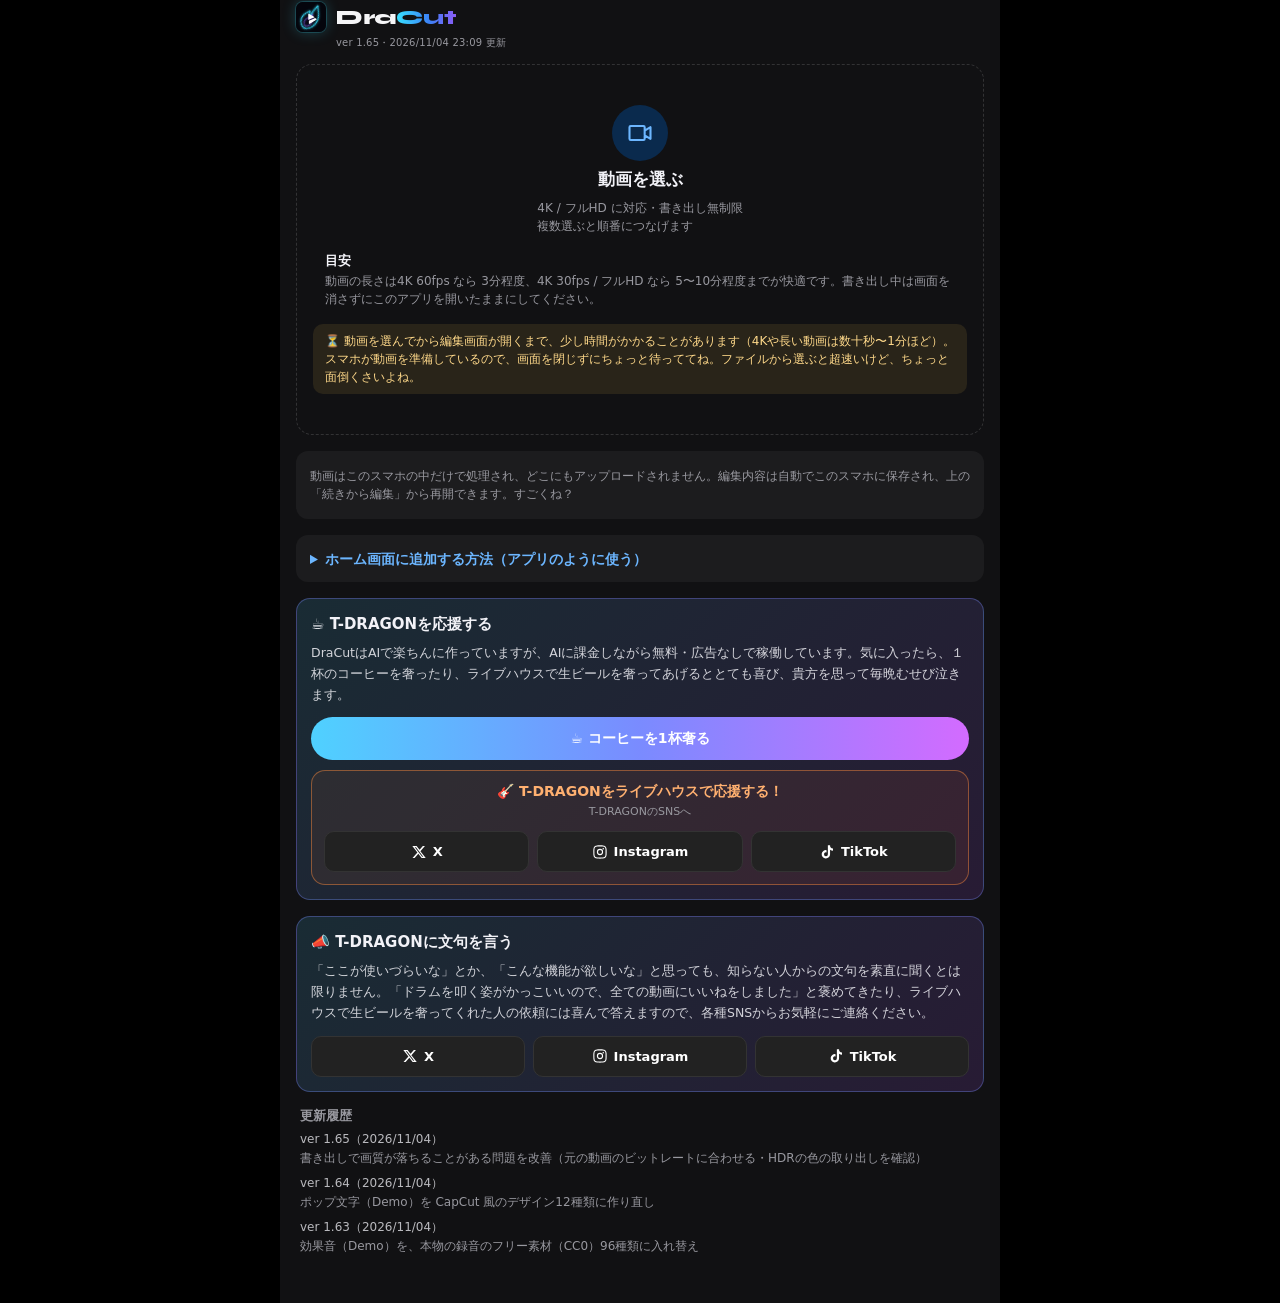
<file: index.html>
<!doctype html>
<html lang="ja">
<head>
<meta charset="utf-8">
<meta name="viewport" content="width=device-width, initial-scale=1, maximum-scale=1, viewport-fit=cover">
<meta name="apple-mobile-web-app-capable" content="yes">
<meta name="mobile-web-app-capable" content="yes">
<meta name="apple-mobile-web-app-title" content="DraCut">
<meta name="theme-color" content="#111113">
<link rel="manifest" href="manifest.webmanifest">
<link rel="apple-touch-icon" href="icon-180.png">
<link rel="icon" href="icon-192.png">
<link rel="preconnect" href="https://fonts.googleapis.com">
<link rel="preconnect" href="https://fonts.gstatic.com" crossorigin>
<title>DraCut</title>
<link rel="stylesheet" href="style.css?v=1.65">
<script src="js/version.js?v=1.65"></script>
<script>
// 新しい版が出ていたら開き直す。GitHub Pages の配信サーバーは index.html を10分ため置きするので、
// バージョンだけを毎回ちがう URL で確かめ、新しければ index.html もちがう URL（?r=版）で読み直す
(async () => {
  try {
    const u = new URL(location.href);
    if (u.searchParams.has('r')) { u.searchParams.delete('r'); history.replaceState(null, '', u.pathname + u.search + u.hash); }
    const res = await fetch('js/version.js?t=' + Date.now(), { cache: 'no-store' });
    const ver = ((await res.text()).match(/ver:\s*'([^']+)'/) || [])[1];
    const now = self.DRACUT_VERSION && self.DRACUT_VERSION.ver;
    if (!ver || !now || ver === now) return;
    // 同じ版への開き直しは1回だけ（うまくいかないときに繰り返さない）
    if (sessionStorage.getItem('dracut.reload') === ver) return;
    // 編集を始めていたら邪魔しない
    const ed = document.getElementById('editor');
    if (ed && !ed.hidden) return;
    sessionStorage.setItem('dracut.reload', ver);
    location.replace(location.pathname + '?r=' + encodeURIComponent(ver));
  } catch {}
})();
</script>
</head>
<body>
<main id="app">

  <!-- 最初の画面 -->
  <section id="start" class="screen">
    <header class="bar">
      <div class="logo-box">
      <h1 class="logo" aria-label="DraCut">
        <svg class="logo-mark" xmlns="http://www.w3.org/2000/svg" viewBox="0 0 512 512" aria-hidden="true">
  <defs>
    <clipPath id="lm-up"><polygon points="0,0 512,0 512,160.75 0,368.75"/></clipPath>
    <clipPath id="lm-lo"><polygon points="0,368.75 512,160.75 512,512 0,512"/></clipPath>
    <filter id="lm-glow" x="-50%" y="-50%" width="200%" height="200%"><feGaussianBlur stdDeviation="14" result="b"/><feMerge><feMergeNode in="b"/><feMergeNode in="SourceGraphic"/></feMerge></filter>
    <path id="lm-tri" d="M196 150 L196 362 L374 256 Z" fill="#fff" stroke="#fff" stroke-width="34" stroke-linejoin="round"/>
  </defs>
  <rect width="512" height="512" fill="#04050C"/>
  <g transform="rotate(32 256 256)" filter="url(#lm-glow)">
    <path d="M256 30 C300 110 392 170 382 300 C374 400 316 470 256 478 C192 474 130 420 128 330 C126 262 166 222 186 176 C198 228 222 250 244 256 C228 188 236 108 256 30 Z" fill="none" stroke="#38E1FF" stroke-width="16" stroke-linejoin="round"/>
    <path d="M256 200 C276 250 320 280 314 344 C310 400 286 430 256 434 C224 430 198 404 198 360 C198 318 222 300 232 272 C240 300 250 306 258 308 C250 270 250 236 256 200 Z" fill="none" stroke="#8B5CF6" stroke-width="10" opacity=".9"/>
  </g>
  <g transform="translate(262 286) scale(.62) translate(-256 -256)">
    <g transform="translate(-7 -13)"><use href="#lm-tri" clip-path="url(#lm-up)"/></g>
    <g transform="translate(9 15)"><use href="#lm-tri" clip-path="url(#lm-lo)"/></g>
  </g>
</svg>
        <span class="logo-t">Dra<b>Cut</b></span>
      </h1>
      <div class="ver" id="verInfo"></div>
      </div>
      <button class="pill" id="backToEdit" hidden>編集に戻る ›</button>
    </header>
    <label class="pick">
      <input type="file" id="file" accept="video/*,.mov,.mp4,.m4v" multiple hidden>
      <span class="pick-icon" aria-hidden="true">
        <svg viewBox="0 0 24 24"><path d="M4 6h11a1 1 0 0 1 1 1v10a1 1 0 0 1-1 1H4a1 1 0 0 1-1-1V7a1 1 0 0 1 1-1zm12 4 5-3v10l-5-3"/></svg>
      </span>
      <span class="pick-title">動画を選ぶ</span>
      <span class="muted">4K / フルHD に対応・書き出し無制限<br>複数選ぶと順番につなげます</span>
      <span class="pick-guide"><b>目安</b>動画の長さは4K 60fps なら 3分程度、4K 30fps / フルHD なら 5〜10分程度までが快適です。書き出し中は画面を消さずにこのアプリを開いたままにしてください。</span>
      <span class="pick-note">⏳ 動画を選んでから編集画面が開くまで、少し時間がかかることがあります（4Kや長い動画は数十秒〜1分ほど）。スマホが動画を準備しているので、画面を閉じずにちょっと待っててね。ファイルから選ぶと超速いけど、ちょっと面倒くさいよね。</span>
    </label>
    <div id="savedList" class="saved" hidden></div>
    <div class="note">
      <p class="muted">動画はこのスマホの中だけで処理され、どこにもアップロードされません。編集内容は自動でこのスマホに保存され、上の「続きから編集」から再開できます。すごくね？</p>
    </div>
    <details class="howto">
      <summary>ホーム画面に追加する方法（アプリのように使う）</summary>
      <div class="help">
        <p>ホーム画面に追加すると、アイコンから全画面で開けて、ネットがなくても使えるようになります。</p>
        <p class="howto-os"><b>iPhone・iPad（Safari）</b></p>
        <ol>
          <li>Safariでこのページを開く</li>
          <li>画面下（または上）の <b>共有ボタン</b>（四角から上向きの矢印 <span class="share-ico" aria-hidden="true"><svg viewBox="0 0 24 24"><path d="M12 3v12M8 7l4-4 4 4M6 11H5a1 1 0 0 0-1 1v8a1 1 0 0 0 1 1h14a1 1 0 0 0 1-1v-8a1 1 0 0 0-1-1h-1"/></svg></span>）をタップ<br><span class="muted">共有ボタンが見えないときは、アドレスバーの「…」から「共有」を選びます</span></li>
          <li>メニューを下にスクロールして <b>「ホーム画面に追加」</b> をタップ</li>
          <li>名前が「DraCut」になっていることを確認して、右上の <b>「追加」</b></li>
        </ol>
        <p class="howto-os"><b>Android（Chrome）</b></p>
        <ol>
          <li>Chromeでこのページを開く</li>
          <li>右上の <b>「︙」</b>（メニュー）をタップ</li>
          <li><b>「ホーム画面に追加」</b> または <b>「アプリをインストール」</b> をタップ</li>
          <li><b>「インストール」</b>（または「追加」）をタップ</li>
        </ol>
        <p class="muted">iPhoneでは、ホーム画面のアイコンを削除しても、保存した編集やスタンプは消えません。<br>※ Androidでの動作は確認していません。読み上げのショートカットと「貼り付け」はiPhone専用の機能です。</p>
      </div>
    </details>
    <!-- 応援 -->
    <div class="sup-card">
      <div class="sup-t">☕ T-DRAGONを応援する</div>
      <p class="sup-d">DraCutはAIで楽ちんに作っていますが、AIに課金しながら無料・広告なしで稼働しています。気に入ったら、１杯のコーヒーを奢ったり、ライブハウスで生ビールを奢ってあげるととても喜び、貴方を思って毎晩むせび泣きます。</p>
      <a class="sup-btn" href="https://buymeacoffee.com/tdragon" target="_blank" rel="noopener">☕ コーヒーを1杯奢る</a>
      <div class="live">
        <div class="live-m">🎸 T-DRAGONをライブハウスで応援する！</div>
        <div class="live-s">T-DRAGONのSNSへ</div>
        <div class="sns">
          <a href="https://x.com/ELT_ogipei" target="_blank" rel="noopener"><svg viewBox="0 0 24 24" aria-hidden="true"><path d="M17.8 3h3.1l-6.8 7.7 8 10.3h-6.2l-4.9-6.3L5.4 21H2.3l7.3-8.3L2 3h6.4l4.4 5.8zM16.7 19.2h1.7L7.4 4.7H5.6z"/></svg>X</a>
          <a href="https://www.instagram.com/tdragonelt" target="_blank" rel="noopener"><svg viewBox="0 0 24 24" aria-hidden="true"><path d="M12 7.3A4.7 4.7 0 1 0 12 16.7 4.7 4.7 0 0 0 12 7.3zm0 7.7a3 3 0 1 1 0-6 3 3 0 0 1 0 6zm6-7.9a1.1 1.1 0 1 1-2.2 0 1.1 1.1 0 0 1 2.2 0zM12 3.6c2.7 0 3 0 4.1.1 2.7.1 4 1.4 4.1 4.1.1 1.1.1 1.4.1 4.1s0 3-.1 4.1c-.1 2.7-1.4 4-4.1 4.1-1.1.1-1.4.1-4.1.1s-3 0-4.1-.1c-2.7-.1-4-1.4-4.1-4.1C3.7 15 3.6 14.7 3.6 12s0-3 .1-4.1C3.8 5.2 5.1 3.9 7.9 3.8 9 3.7 9.3 3.6 12 3.6zM12 2c-2.7 0-3.1 0-4.1.1C4.2 2.2 2.2 4.2 2.1 7.9 2 8.9 2 9.3 2 12s0 3.1.1 4.1c.2 3.7 2.2 5.7 5.8 5.8 1 .1 1.4.1 4.1.1s3.1 0 4.1-.1c3.7-.2 5.7-2.2 5.8-5.8.1-1 .1-1.4.1-4.1s0-3.1-.1-4.1c-.2-3.7-2.2-5.7-5.8-5.8C15.1 2 14.7 2 12 2z"/></svg>Instagram</a>
          <a href="https://www.tiktok.com/@tdragonelt" target="_blank" rel="noopener"><svg viewBox="0 0 24 24" aria-hidden="true"><path d="M16.6 2h-3.3v13.4a2.9 2.9 0 1 1-2-2.8V9.2a6.3 6.3 0 1 0 5.3 6.2V8.6a7.6 7.6 0 0 0 4.4 1.4V6.7a4.4 4.4 0 0 1-4.4-4.7z"/></svg>TikTok</a>
        </div>
      </div>
    </div>
    <!-- 要望・不具合の連絡 -->
    <div class="sup-card">
      <div class="sup-t">📣 T-DRAGONに文句を言う</div>
      <p class="sup-d">「ここが使いづらいな」とか、「こんな機能が欲しいな」と思っても、知らない人からの文句を素直に聞くとは限りません。「ドラムを叩く姿がかっこいいので、全ての動画にいいねをしました」と褒めてきたり、ライブハウスで生ビールを奢ってくれた人の依頼には喜んで答えますので、各種SNSからお気軽にご連絡ください。</p>
      <div class="sns">
        <a href="https://x.com/ELT_ogipei" target="_blank" rel="noopener"><svg viewBox="0 0 24 24" aria-hidden="true"><path d="M17.8 3h3.1l-6.8 7.7 8 10.3h-6.2l-4.9-6.3L5.4 21H2.3l7.3-8.3L2 3h6.4l4.4 5.8zM16.7 19.2h1.7L7.4 4.7H5.6z"/></svg>X</a>
        <a href="https://www.instagram.com/tdragonelt" target="_blank" rel="noopener"><svg viewBox="0 0 24 24" aria-hidden="true"><path d="M12 7.3A4.7 4.7 0 1 0 12 16.7 4.7 4.7 0 0 0 12 7.3zm0 7.7a3 3 0 1 1 0-6 3 3 0 0 1 0 6zm6-7.9a1.1 1.1 0 1 1-2.2 0 1.1 1.1 0 0 1 2.2 0zM12 3.6c2.7 0 3 0 4.1.1 2.7.1 4 1.4 4.1 4.1.1 1.1.1 1.4.1 4.1s0 3-.1 4.1c-.1 2.7-1.4 4-4.1 4.1-1.1.1-1.4.1-4.1.1s-3 0-4.1-.1c-2.7-.1-4-1.4-4.1-4.1C3.7 15 3.6 14.7 3.6 12s0-3 .1-4.1C3.8 5.2 5.1 3.9 7.9 3.8 9 3.7 9.3 3.6 12 3.6zM12 2c-2.7 0-3.1 0-4.1.1C4.2 2.2 2.2 4.2 2.1 7.9 2 8.9 2 9.3 2 12s0 3.1.1 4.1c.2 3.7 2.2 5.7 5.8 5.8 1 .1 1.4.1 4.1.1s3.1 0 4.1-.1c3.7-.2 5.7-2.2 5.8-5.8.1-1 .1-1.4.1-4.1s0-3.1-.1-4.1c-.2-3.7-2.2-5.7-5.8-5.8C15.1 2 14.7 2 12 2z"/></svg>Instagram</a>
        <a href="https://www.tiktok.com/@tdragonelt" target="_blank" rel="noopener"><svg viewBox="0 0 24 24" aria-hidden="true"><path d="M16.6 2h-3.3v13.4a2.9 2.9 0 1 1-2-2.8V9.2a6.3 6.3 0 1 0 5.3 6.2V8.6a7.6 7.6 0 0 0 4.4 1.4V6.7a4.4 4.4 0 0 1-4.4-4.7z"/></svg>TikTok</a>
      </div>
    </div>
    <div class="history">
      <p class="history-title">更新履歴</p>
      <ul id="historyList"></ul>
    </div>
  </section>

  <!-- 読み込み中 -->
  <section id="loading" class="screen" hidden>
    <div class="center">
      <div class="spinner" aria-hidden="true"></div>
      <p id="loadMsg">読み込み中…</p>
    </div>
  </section>

  <!-- 編集画面 -->
  <section id="editor" hidden>
    <header class="ebar">
      <button class="icon-btn" id="homeBtn" aria-label="ホーム（新しい動画・保存した編集）">
        <svg viewBox="0 0 24 24"><path d="M3 10.5 12 3l9 7.5M5.5 8.5V20a1 1 0 0 0 1 1H10v-6h4v6h3.5a1 1 0 0 0 1-1V8.5"/></svg>
      </button>
      <button class="icon-btn" id="undo" aria-label="元に戻す"><svg viewBox="0 0 24 24"><path d="M9 14 4 9l5-5M4 9h10.5a5.5 5.5 0 0 1 0 11H11"/></svg></button>
      <button class="icon-btn" id="redo" aria-label="やり直す"><svg viewBox="0 0 24 24"><path d="m15 14 5-5-5-5M20 9H9.5a5.5 5.5 0 0 0 0 11H13"/></svg></button>
      <div class="ebar-info"><button class="q-badge" id="qBadge" hidden></button><span id="resInfo"></span></div>
      <div class="qtip" id="qTip" hidden></div>
      <button class="pill" id="exportBtn">書き出し</button>
    </header>

    <div class="stage" id="stage">
            <canvas id="preview"></canvas>
    </div>

    <div class="transport">
      <span class="time"><span id="tCur">0:00.0</span> / <span id="tDur">0:00.0</span></span>
      <button class="play" id="play" aria-label="再生"><svg id="playIcon" viewBox="0 0 24 24"><path d="M8 5v14l11-7z"/></svg></button>
      <span class="zoom">
        <button class="icon-btn sm" id="zoomOut" aria-label="縮小"><svg viewBox="0 0 24 24"><path d="M5 12h14"/></svg></button>
        <button class="icon-btn sm" id="zoomIn" aria-label="拡大"><svg viewBox="0 0 24 24"><path d="M12 5v14M5 12h14"/></svg></button>
      </span>
    </div>

    <div class="lower" id="lower">
      <div id="tlArea" class="tl-area">
        <div class="tl" id="tl"><div class="tl-inner" id="tlInner"></div></div>
        <div class="playhead" aria-hidden="true"></div>
      </div>
      <div class="ctxbar" id="ctxbar" hidden></div>
      <nav class="tools" id="tools">
        <button data-tool="addvideo"><svg viewBox="0 0 24 24"><rect x="2" y="5" width="14" height="14" rx="2"/><path d="M19 8v8M15 12h8"/></svg>動画追加</button>
        <button data-tool="ratio"><svg viewBox="0 0 24 24"><rect x="3" y="6" width="18" height="12" rx="2"/><rect x="8" y="3" width="8" height="18" rx="2" stroke-dasharray="2 2"/></svg>比率</button>
        <button data-tool="text"><svg viewBox="0 0 24 24"><path d="M5 6V4h14v2M12 4v16M9 20h6"/></svg>テキスト</button>
        <button data-tool="music"><svg viewBox="0 0 24 24"><path d="M9 18V5l11-2v13"/><circle cx="6" cy="18" r="3"/><circle cx="17" cy="16" r="3"/></svg>音楽</button>
        <button data-tool="stamps"><svg viewBox="0 0 24 24"><path d="M15 3H6a3 3 0 0 0-3 3v12a3 3 0 0 0 3 3h9l6-6V6a3 3 0 0 0-3-3h-3"/><path d="M15 21v-3a3 3 0 0 1 3-3h3"/><circle cx="9" cy="10" r="1"/><circle cx="14" cy="10" r="1"/><path d="M8.5 14a4 4 0 0 0 6 0"/></svg>スタンプ</button>
        <button data-tool="overlay"><svg viewBox="0 0 24 24"><rect x="3" y="3" width="13" height="13" rx="2"/><rect x="8" y="8" width="13" height="13" rx="2"/></svg>重ねる</button>
        <button data-tool="color"><svg viewBox="0 0 24 24"><circle cx="12" cy="12" r="9"/><path d="M12 3a9 9 0 0 0 0 18z" fill="currentColor"/></svg>フィルター</button>
        <button data-tool="effect"><svg viewBox="0 0 24 24"><path d="M12 3v3M12 18v3M3 12h3M18 12h3M5.6 5.6l2.1 2.1M16.3 16.3l2.1 2.1M5.6 18.4l2.1-2.1M16.3 7.7l2.1-2.1"/></svg>エフェクト</button>
        <button data-tool="crop"><svg viewBox="0 0 24 24"><path d="M6 2v14a2 2 0 0 0 2 2h14M2 6h14a2 2 0 0 1 2 2v14"/></svg>切り抜き</button>
        <button data-tool="speed"><svg viewBox="0 0 24 24"><path d="M12 14l4-4"/><path d="M3.3 17a9 9 0 1 1 17.4 0"/></svg>速度</button>
        <button data-tool="audio"><svg viewBox="0 0 24 24"><path d="M4 21v-7M4 10V3M12 21v-9M12 8V3M20 21v-5M20 12V3M1 14h6M9 8h6M17 16h6"/></svg>音声補正</button>
        <button data-tool="volume"><svg viewBox="0 0 24 24"><path d="M11 5 6 9H2v6h4l5 4zM15.5 8.5a5 5 0 0 1 0 7M19 5a10 10 0 0 1 0 14"/></svg>音量</button>
        <button data-tool="lite"><svg viewBox="0 0 24 24"><path d="M13 2 4 14h7l-1 8 9-12h-7z"/></svg>軽量化（Demo）</button>
        <button data-tool="tts"><svg viewBox="0 0 24 24"><path d="M4 10v4M8 7v10M12 4v16M16 8v8M20 11v2"/></svg>読み上げ（Demo）</button>
        <button data-tool="sfx"><svg viewBox="0 0 24 24"><path d="M12 3v3M12 18v3M5 12H2M22 12h-3M6.3 6.3 4.2 4.2M19.8 19.8l-2.1-2.1M6.3 17.7l-2.1 2.1M19.8 4.2l-2.1 2.1"/><circle cx="12" cy="12" r="3"/></svg>効果音（Demo）</button>
        <button data-tool="pop"><svg viewBox="0 0 24 24"><path d="M4 19 9 5l5 14M6 14h6M15 9c1.5-2 5-2 5 1s-5 3-5 6 3.5 3 5 1"/></svg>ポップ文字（Demo）</button>
      </nav>
      <div class="panel" id="panel" hidden>
        <div class="panel-head">
          <span class="panel-title" id="panelTitle"></span>
          <button class="done" id="panelDone">完了</button>
        </div>
        <div class="panel-body" id="panelBody"></div>
      </div>
    </div>
    <input type="file" id="audioFile" accept="audio/*,video/*,.mp3,.m4a,.wav,.aac,.caf,.aiff" hidden>
    <input type="file" id="addVideo" accept="video/*,.mov,.mp4,.m4v" multiple hidden>
    <input type="file" id="stampFile" accept="image/*,.png,.jpg,.jpeg,.webp,.gif,.heic" multiple hidden>
    <input type="file" id="ovFile" accept="image/*,video/*,.mov,.mp4,.m4v,.heic,.png,.jpg,.jpeg,.webp,.gif" hidden>
    <input type="file" id="ttsFile" accept="audio/*,.m4a,.wav,.aiff,.caf,.mp3" hidden>
  </section>

  <!-- 書き出し -->
  <div id="sheet" class="sheet" hidden>
    <div class="sheet-card">
      <div id="expSettings">
        <div class="sheet-title">書き出し設定</div>
        <div id="expOptions"></div>
        <p class="lbl" id="expEstimate"></p>
        <button class="primary" id="expStart">書き出す</button>
        <button class="wide" id="expCancel">キャンセル</button>
      </div>
      <div id="expRun" hidden>
        <div class="sheet-title" id="runTitle">書き出し中…</div>
        <!-- 書き出し中のアニメーション: 右から流れてくる果物を竜が食べていく（CSSだけで動くので書き出しの処理が重くても止まりにくい） -->
        <div class="eat-lane" aria-hidden="true">
          <span class="eat-dragon">🐉</span>
          <div class="eat-belt"><div class="eat-strip"><span>🍎</span><span>🍊</span><span>🍌</span><span>🍇</span><span>🍓</span><span>🍉</span><span>🍑</span><span>🍒</span><span>🍍</span><span>🥝</span><span>🍋</span><span>🍐</span><span>🍏</span><span>🫐</span><span>🥭</span><span>🍈</span><span>🥥</span><span>🍎</span><span>🍊</span><span>🍌</span><span>🍇</span><span>🍓</span><span>🍉</span><span>🍑</span><span>🍒</span><span>🍍</span><span>🥝</span><span>🍋</span><span>🍐</span><span>🍏</span><span>🫐</span><span>🥭</span><span>🍈</span><span>🥥</span></div></div>
        </div>
        <div class="run-head"><span id="runPct">全体 0%</span><span id="runEta" class="lbl"></span></div>
        <div class="progress"><div id="prog"></div></div>
        <div id="runSteps" class="steps"></div>
        <p class="lbl" id="runMsg"></p>
        <button class="wide" id="expAbort">中止</button>
      </div>
      <div id="expDone" hidden>
        <div class="sheet-title">完成しました</div>
        <video id="resultVideo" playsinline controls></video>
        <p class="lbl" id="doneMsg"></p>
        <p class="done-warn" id="doneWarn" hidden></p>
        <div id="doneList"></div>
        <button class="primary" id="share">写真に保存 / 共有</button>
        <a class="btn wide" id="download">ファイルとして保存</a>
        <button class="wide" id="closeSheet">閉じる</button>
        <p class="sup-line">役に立ったら <a href="https://buymeacoffee.com/tdragon" target="_blank" rel="noopener">☕ T-DRAGON を応援</a></p>
      </div>
    </div>
  </div>

  <!-- 写真ライブラリから選んだあと、スマホが動画を準備している間の案内 -->
  <div id="pickWait" class="pick-wait" hidden>
    <div class="pw-row">
      <div class="spinner sm" id="pwSpin" aria-hidden="true"></div>
      <div class="pw-text">
        <div id="pwTitle"></div>
        <div class="lbl" id="pwSub"></div>
      </div>
      <button class="icon-btn sm" id="pwClose" aria-label="閉じる"><svg viewBox="0 0 24 24"><path d="M6 6l12 12M18 6 6 18"/></svg></button>
    </div>
  </div>
  <div id="toast" class="toast" hidden></div>
</main>
<script src="js/dsp.js?v=1.65"></script>
<!-- 更新のたびに ?v= を変えて、配信サーバーの一時保存（10分）で新旧のファイルが混ざらないようにする -->
<script type="importmap">{"imports": {
  "./js/audio.js": "./js/audio.js?v=1.65", "./js/compose.js": "./js/compose.js?v=1.65", "./js/cutout.js": "./js/cutout.js?v=1.65",
  "./js/fonts.js": "./js/fonts.js?v=1.65", "./js/gl.js": "./js/gl.js?v=1.65", "./js/media.js": "./js/media.js?v=1.65",
  "./js/project.js": "./js/project.js?v=1.65", "./js/render.js": "./js/render.js?v=1.65", "./js/store.js": "./js/store.js?v=1.65",
  "./js/sfx-list.js": "./js/sfx-list.js?v=1.65", "./js/poptext.js": "./js/poptext.js?v=1.65", "./js/sfx.js": "./js/sfx.js?v=1.65",
  "./js/vendor/mediabunny.min.mjs": "./js/vendor/mediabunny.min.mjs?v=1.65"
}}</script>
<script type="module" src="js/app.js?v=1.65"></script>
</body>
</html>
</file>
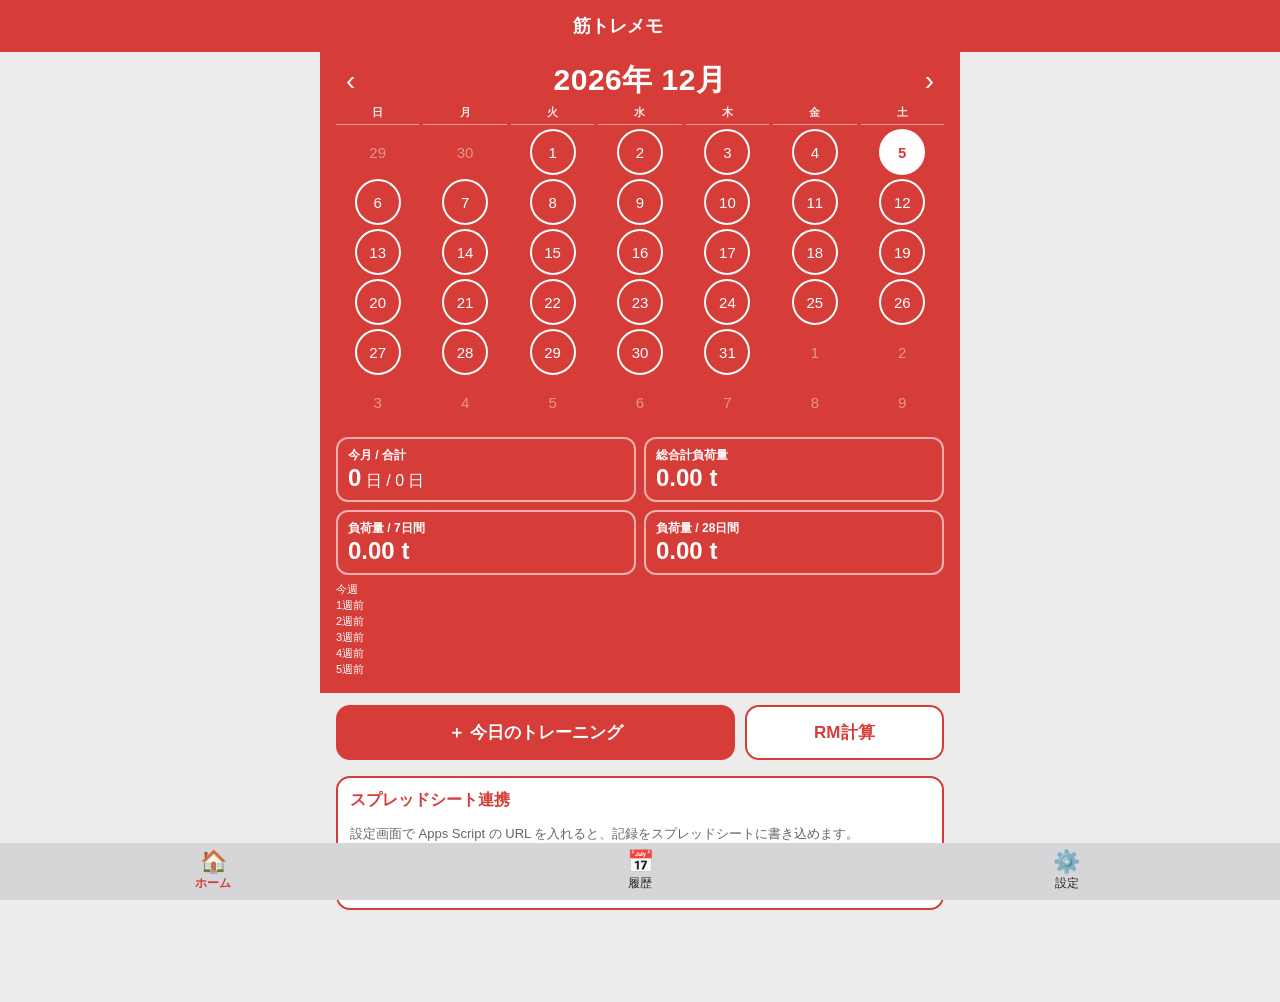
<file: kintore/index.html>
<!doctype html>
<html lang="ja">
<head>
<meta charset="utf-8">
<meta name="viewport" content="width=device-width, initial-scale=1, maximum-scale=1, viewport-fit=cover">
<meta name="apple-mobile-web-app-capable" content="yes">
<meta name="mobile-web-app-capable" content="yes">
<meta name="apple-mobile-web-app-title" content="筋トレメモ">
<meta name="theme-color" content="#d63c38">
<link rel="manifest" href="manifest.webmanifest">
<link rel="apple-touch-icon" href="icon-180.png">
<link rel="icon" href="icon-192.png">
<title>筋トレメモ</title>
<link rel="stylesheet" href="style.css?v=2">
</head>
<body>
<header id="top">
  <button id="backBtn" class="hbtn" hidden aria-label="戻る">‹</button>
  <h1 id="title">筋トレメモ</h1>
  <span class="hbtn ghost"></span>
</header>
<main id="main"></main>
<nav id="tabs">
  <a href="#/" data-tab="home"><span>🏠</span>ホーム</a>
  <a href="#/history" data-tab="history"><span>📅</span>履歴</a>
  <a href="#/settings" data-tab="settings"><span>⚙️</span>設定</a>
</nav>
<div id="toast" hidden></div>
<dialog id="dlg"></dialog>
<script src="app.js?v=2"></script>
</body>
</html>
</file>
<file: style.css>
:root {
  --bg: #000; --card: #111113; --card2: #1c1c1e; --text: #f2f2f7; --muted: #98989f; --hair: rgba(255,255,255,.14);
  --accent: #0a84ff; --accent-bg: #0a2a4d; --accent-text: #6cb6ff; --warn: #ffcf66; --danger: #ff6b6b;
  --c-video: #2c3e50; --c-text: #b8860b; --c-audio: #1e7a4f; --c-tts: #2d6a9f; --c-effect: #7b3fa0;
  --radius: 10px;
}
* { box-sizing: border-box; -webkit-tap-highlight-color: transparent; }
html, body { margin: 0; background: var(--bg); color: var(--text); overscroll-behavior: none;
  font: 15px/1.5 -apple-system, BlinkMacSystemFont, "Hiragino Sans", system-ui, sans-serif; }
#app { max-width: 720px; margin: 0 auto; }
[hidden] { display: none !important; }
.screen { background: var(--card); min-height: 100vh; min-height: 100dvh; padding: env(safe-area-inset-top) 16px calc(32px + env(safe-area-inset-bottom)); }
.bar { display: flex; align-items: center; justify-content: space-between; height: 52px; }
.bar h1 { font-size: 17px; font-weight: 600; margin: 0; }
.muted, .lbl { color: var(--muted); font-size: 12px; }
button, .btn { font: inherit; color: var(--text); background: transparent; border: 1px solid var(--hair);
  border-radius: var(--radius); padding: 8px 12px; cursor: pointer; text-align: center; text-decoration: none; display: inline-block; }
button:active, .btn:active { transform: scale(.97); }
button:disabled { opacity: .4; }
.primary { background: var(--accent); color: #fff; border: none; width: 100%; padding: 13px; font-weight: 600; font-size: 16px; margin-top: 12px; }
.wide { width: 100%; margin-top: 8px; padding: 11px; display: block; }
.icon-btn { width: 40px; height: 40px; display: flex; align-items: center; justify-content: center; border: none; padding: 0; cursor: pointer; flex: none; }
.icon-btn.sm { width: 34px; height: 34px; }
.icon-btn svg, .pick-icon svg, .tools svg { width: 22px; height: 22px; fill: none; stroke: currentColor; stroke-width: 1.8; stroke-linecap: round; stroke-linejoin: round; }
.icon-btn.sm svg { width: 18px; height: 18px; }

.pick { display: flex; flex-direction: column; align-items: center; gap: 6px; border: 1.5px dashed var(--hair);
  border-radius: 16px; padding: 40px 16px; margin-top: 12px; cursor: pointer; }
.pick-icon { width: 56px; height: 56px; border-radius: 50%; background: var(--accent-bg); display: flex; align-items: center; justify-content: center; color: var(--accent-text); }
.pick-icon svg { width: 28px; height: 28px; }
.pick-title { font-size: 17px; font-weight: 600; }
.note { margin-top: 16px; font-size: 13px; background: var(--card2); border-radius: 12px; padding: 4px 14px; }
.center { display: flex; flex-direction: column; align-items: center; padding-top: 30vh; gap: 12px; }
.spinner { width: 32px; height: 32px; border: 3px solid #3a3a3c; border-top-color: var(--accent); border-radius: 50%; animation: spin 1s linear infinite; }
@keyframes spin { to { transform: rotate(360deg); } }

/* ---- 編集画面 ---- */
#editor { height: 100vh; height: 100dvh; display: flex; flex-direction: column; background: var(--card);
  padding-top: env(safe-area-inset-top); padding-bottom: env(safe-area-inset-bottom); overflow: hidden; }
.ebar { display: flex; align-items: center; gap: 2px; height: 46px; padding: 0 8px; flex: none; }
.ebar-info { flex: 1; text-align: center; font-size: 11px; color: var(--muted); white-space: nowrap; overflow: hidden; text-overflow: ellipsis; }
.pill { background: var(--accent); color: #fff; border: none; border-radius: 999px; padding: 6px 16px; font-weight: 600; font-size: 14px; }

.stage { position: relative; flex: 1 1 auto; min-height: 120px; background: #000; display: flex; align-items: center; justify-content: center;
  overflow: hidden; touch-action: none; user-select: none; -webkit-user-select: none; }
.stage video { position: absolute; inset: 0; width: 100%; height: 100%; opacity: 0; pointer-events: none; }
.stage canvas { position: relative; display: block; background: #000; }

.transport { display: flex; align-items: center; justify-content: space-between; height: 44px; padding: 0 10px; flex: none; }
.transport .time { font-size: 12px; color: var(--muted); font-variant-numeric: tabular-nums; width: 130px; }
.transport .zoom { display: flex; width: 130px; justify-content: flex-end; }
.play { width: 40px; height: 40px; border-radius: 50%; border: none; background: transparent; display: flex; align-items: center; justify-content: center; padding: 0; }
.play svg { width: 26px; height: 26px; fill: var(--text); }

.lower { flex: none; height: clamp(250px, 42dvh, 400px); display: flex; flex-direction: column; border-top: 1px solid var(--hair); background: var(--card); }
.tl-area { position: relative; flex: 1 1 auto; min-height: 0; }
.tl { position: absolute; inset: 0; overflow: auto; -webkit-overflow-scrolling: touch; scrollbar-width: none; }
.tl::-webkit-scrollbar { display: none; }
.tl-inner { position: relative; min-height: 100%; }
.playhead { position: absolute; top: 0; bottom: 0; left: 50%; width: 2px; margin-left: -1px; background: #fff; pointer-events: none; box-shadow: 0 0 4px rgba(0,0,0,.6); }
.playhead::before { content: ""; position: absolute; top: 0; left: -4px; border: 5px solid transparent; border-top: 6px solid #fff; }
.ruler { position: absolute; top: 0; height: 20px; font-size: 10px; color: var(--muted); }
.ruler span { position: absolute; top: 3px; transform: translateX(-50%); white-space: nowrap; }
.ruler i { position: absolute; bottom: 0; width: 1px; height: 4px; background: var(--hair); }

.clip { position: absolute; border-radius: 6px; overflow: visible; font-size: 11px; line-height: 1.2; color: #fff;
  border: 1.5px solid transparent; touch-action: pan-x pan-y; user-select: none; -webkit-user-select: none; }
.clip .body { position: absolute; inset: 0; border-radius: 5px; overflow: hidden; padding: 3px 0; white-space: nowrap; text-overflow: ellipsis; }
.clip .label { padding: 0 6px; display: inline-block; }
.clip.video .body { padding: 0; background: var(--c-video); }
.clip.text .body { background: var(--c-text); }
.clip.audio .body { background: var(--c-audio); }
.clip.tts .body { background: var(--c-tts); }
.clip.effect .body { background: var(--c-effect); }
.clip .label { position: relative; z-index: 1; text-shadow: 0 1px 2px rgba(0,0,0,.7); }
.clip canvas.wave { position: absolute; left: 0; bottom: 0; width: 100%; height: 60%; opacity: .55; }
.clip .thumbs { position: absolute; left: 0; top: 0; right: 0; height: 62%; display: flex; overflow: hidden; }
.clip .thumbs img { height: 100%; flex: none; object-fit: cover; }
.clip.video canvas.wave { height: 38%; opacity: .8; background: rgba(0,0,0,.35); }
.clip.sel { border-color: #fff; touch-action: none; z-index: 5; }
.clip .h { display: none; position: absolute; top: -1.5px; bottom: -1.5px; width: 18px; background: #fff; z-index: 2; touch-action: none; }
.clip.sel .h { display: block; }
.clip .h.l { left: -18px; border-radius: 6px 0 0 6px; }
.clip .h.r { right: -18px; border-radius: 0 6px 6px 0; }
.clip .h::after { content: ""; position: absolute; left: 7px; top: 30%; bottom: 30%; width: 3px; border-radius: 2px; background: #555; }
.tl-hint { position: absolute; font-size: 11px; color: var(--muted); white-space: nowrap; }

.ctxbar { display: flex; gap: 6px; padding: 6px 10px; flex: none; overflow-x: auto; border-top: 1px solid var(--hair); }
.ctxbar button { font-size: 13px; padding: 6px 12px; white-space: nowrap; }
.ctxbar button.danger { color: var(--danger); }
.tools { display: flex; flex: none; overflow-x: auto; border-top: 1px solid var(--hair); scrollbar-width: none; }
.tools::-webkit-scrollbar { display: none; }
.tools button { flex: 1 0 auto; min-width: 64px; border: none; border-radius: 0; display: flex; flex-direction: column; align-items: center; gap: 2px; font-size: 11px; padding: 8px 6px; color: var(--text); }

.panel { flex: 1 1 auto; min-height: 0; display: flex; flex-direction: column; }
.panel-head { display: flex; align-items: center; justify-content: space-between; padding: 6px 12px; border-bottom: 1px solid var(--hair); flex: none; }
.panel-title { font-weight: 600; }
.done { background: var(--accent); color: #fff; border: none; border-radius: 999px; padding: 5px 16px; font-weight: 600; font-size: 14px; }
.panel-body { flex: 1 1 auto; overflow-y: auto; padding: 4px 12px 24px; -webkit-overflow-scrolling: touch; }

.sec { border-top: 1px solid var(--hair); padding-top: 8px; margin-top: 8px; }
.sec:first-child { border-top: none; margin-top: 0; }
.sec-title { font-weight: 600; font-size: 13px; color: var(--muted); margin-bottom: 2px; }
.row { display: grid; grid-template-columns: 78px 1fr 52px; align-items: center; gap: 8px; min-height: 36px; font-size: 13px; }
.row output { text-align: right; font-size: 12px; color: var(--muted); font-variant-numeric: tabular-nums; }
.row input[type=range] { width: 100%; }
.row2 { display: flex; align-items: center; justify-content: space-between; gap: 8px; min-height: 38px; font-size: 13px; }
.chips { display: flex; gap: 6px; flex-wrap: wrap; margin: 4px 0; }
.chips.scroll { flex-wrap: nowrap; overflow-x: auto; padding-bottom: 4px; }
.chip { font-size: 13px; padding: 5px 11px; border-radius: 999px; white-space: nowrap; flex: none; }
.chip.on { background: var(--accent-bg); color: var(--accent-text); border-color: var(--accent); }
.chip canvas { display: block; width: 84px; height: 36px; }
.chip.preset { padding: 2px; border-radius: 8px; background: #3a3a3c; }
.chip.preset.on { background: var(--accent-bg); }
.swatches { display: flex; gap: 7px; align-items: center; flex-wrap: wrap; margin: 4px 0; }
.sw { width: 28px; height: 28px; border-radius: 50%; border: 2px solid var(--hair); padding: 0; }
.sw.on { border-color: #fff; box-shadow: 0 0 0 2px var(--accent); }
.swatches input[type=color] { width: 32px; height: 32px; border: none; padding: 0; background: none; }
textarea, input[type=text], select { width: 100%; font: inherit; font-size: 16px; color: var(--text); background: var(--card2);
  border: 1px solid var(--hair); border-radius: 8px; padding: 8px 10px; }
textarea { min-height: 64px; resize: vertical; }
.btn-row { display: flex; gap: 8px; flex-wrap: wrap; margin: 6px 0; }
.btn-row button, .btn-row .btn { flex: 1; font-size: 13px; padding: 8px 6px; }
.btn-accent { background: var(--accent-bg); color: var(--accent-text); border-color: var(--accent); }
.help { font-size: 12px; color: var(--muted); background: var(--card2); border-radius: 10px; padding: 8px 12px; margin: 8px 0; }
.help ol { padding-left: 18px; margin: 4px 0; }
.help b { color: var(--text); }
details summary { font-size: 13px; color: var(--accent-text); padding: 6px 0; }

.switch { position: relative; width: 46px; height: 28px; flex: none; }
.switch input { position: absolute; opacity: 0; width: 100%; height: 100%; margin: 0; z-index: 1; }
.switch span { position: absolute; inset: 0; background: #3a3a3c; border-radius: 999px; transition: background .15s; }
.switch span::after { content: ""; position: absolute; left: 2px; top: 2px; width: 24px; height: 24px; background: #fff; border-radius: 50%; transition: transform .15s; }
.switch input:checked + span { background: #30d158; }
.switch input:checked + span::after { transform: translateX(18px); }

.sheet { position: fixed; inset: 0; background: rgba(0,0,0,.6); display: flex; align-items: flex-end; justify-content: center; z-index: 50; }
.sheet-card { background: var(--card2); width: 100%; max-width: 560px; border-radius: 16px 16px 0 0; padding: 16px 16px calc(20px + env(safe-area-inset-bottom)); max-height: 92dvh; overflow-y: auto; }
.sheet-title { font-weight: 600; font-size: 16px; margin-bottom: 8px; }
.progress { height: 6px; background: #3a3a3c; border-radius: 3px; overflow: hidden; margin: 10px 0; }
.progress div { height: 100%; width: 0; background: var(--accent); transition: width .2s; }
#resultVideo { width: 100%; max-height: 40dvh; background: #000; border-radius: 10px; }

.toast { position: fixed; left: 50%; bottom: calc(90px + env(safe-area-inset-bottom)); transform: translateX(-50%); background: rgba(60,60,64,.95);
  color: #fff; padding: 8px 16px; border-radius: 999px; font-size: 13px; z-index: 60; max-width: 90vw; text-align: center; }

/* ---- 音声補正 ---- */
.lower.tall { height: clamp(330px, 62dvh, 600px); }
.card { background: linear-gradient(160deg, rgba(255,255,255,.055), rgba(255,255,255,.02)); border: 1px solid rgba(255,255,255,.08);
  border-radius: 14px; padding: 10px 12px; margin: 10px 0; }
.card-head { display: flex; justify-content: space-between; align-items: center; }
.badge { font-size: 12px; padding: 2px 10px; border-radius: 999px; background: linear-gradient(90deg, rgba(79,209,255,.18), rgba(211,107,255,.18)); color: #cfd8ff; }
.link { border: none; color: var(--accent-text); padding: 6px 0; font-size: 14px; background: none; }
.afx-head { display: grid; grid-template-columns: 1fr auto; gap: 8px; align-items: center; position: sticky; top: 0; z-index: 3;
  background: var(--card); padding: 8px 0 6px; }
.afx-head .meter { grid-column: 1 / -1; }
.seg { display: flex; background: #2a2a2e; border-radius: 999px; padding: 3px; }
.seg button { flex: 1; border: none; border-radius: 999px; padding: 6px; font-size: 14px; color: var(--muted); }
.seg button.on { background: linear-gradient(90deg, #3a7bff, #8a5cff); color: #fff; font-weight: 600; box-shadow: 0 2px 10px rgba(90,110,255,.35); }
.play-mini { border-radius: 999px; font-size: 13px; padding: 6px 12px; }
.meter { height: 5px; background: #2a2a2e; border-radius: 3px; overflow: hidden; }
.meter div { height: 100%; width: 0; background: linear-gradient(90deg, #30d158, #4fd1ff); transition: width .08s linear; }
.meter div.hot { background: linear-gradient(90deg, #ff9f0a, #ff453a); }
.eq-card { padding: 8px; }
#eqGraph { width: 100%; display: block; touch-action: none; background: radial-gradient(120% 90% at 50% 100%, rgba(122,139,255,.12), rgba(0,0,0,0)) , #0b0b0f; border-radius: 10px; }
#eqGraph .grid { stroke: rgba(255,255,255,.07); stroke-width: .6; }
#eqGraph .zero { stroke: rgba(255,255,255,.2); stroke-width: 1; }
#eqGraph .spec { fill: none; stroke: rgba(255,255,255,.35); stroke-width: 1; }
#eqGraph .area { fill: url(#eqFill); }
#eqGraph .curve { fill: none; stroke: url(#eqLine); stroke-width: 2.4; filter: drop-shadow(0 0 4px rgba(122,139,255,.6)); }
#eqGraph .dot { fill: #111; stroke: #9fb0ff; stroke-width: 1.8; }
#eqGraph .dot.sel { fill: #8a9bff; stroke: #fff; }
#eqGraph text { fill: rgba(255,255,255,.4); font-size: 9px; }
.axis { display: flex; justify-content: space-between; font-size: 10px; color: var(--muted); padding: 3px 4px 0; }
.fx-row { border-top: 1px solid rgba(255,255,255,.07); padding: 4px 0; }
.fx-row.on > .row2 > div > div:first-child { color: #b9c4ff; font-weight: 600; }
.fx-detail { padding-left: 4px; }
.center-row { display: flex; align-items: center; gap: 10px; padding: 24px 4px; }
.spinner.sm { width: 20px; height: 20px; border-width: 2px; }
input[type=range] { accent-color: #7a8bff; }

/* ---- 重ねる素材 ---- */
.clip.overlay .body { background: #1f7a7a; padding-left: 0; }
.clip.overlay .label { margin-left: 44px; }
.clip .ov-thumb { position: absolute; left: 0; top: 0; height: 100%; width: 40px; max-width: 100%; object-fit: cover; opacity: .9; }
.stage video.ov-el { position: absolute; inset: 0; width: 100%; height: 100%; opacity: 0; pointer-events: none; }

/* ---- 複数クリップ ---- */
.clip.video { border-radius: 6px; }
.clip.video.g-first .body { border-radius: 5px 0 0 5px; }
.clip.video.g-mid .body { border-radius: 0; }
.clip.video.g-last .body { border-radius: 0 5px 5px 0; }
.group-bar { position: absolute; height: 4px; border-radius: 2px; background: linear-gradient(90deg, #4fd1ff, #8a5cff); pointer-events: none; }
.add-clip { position: absolute; width: 34px; height: 34px; border-radius: 8px; padding: 0; font-size: 20px; line-height: 1; background: #2a2a2e; border: 1px dashed var(--hair); }
.done-item { display: flex; align-items: center; gap: 10px; margin: 6px 0; }
.done-item .btn { margin-left: auto; padding: 5px 14px; font-size: 13px; }

/* ---- トランジション・キーフレーム ---- */
.trans-btn { position: absolute; width: 24px; height: 24px; padding: 0; border-radius: 6px; font-size: 12px; line-height: 1; z-index: 6;
  background: #1c1c1e; border: 1px solid rgba(255,255,255,.35); color: #fff; }
.trans-btn.on { background: linear-gradient(135deg, #3a7bff, #8a5cff); border-color: #fff; }
.kf-dot { position: absolute; bottom: 2px; width: 8px; height: 8px; background: #ffd60a; transform: rotate(45deg); z-index: 2; box-shadow: 0 0 2px #000; }
#expEstimate { white-space: pre-line; }

/* ---- 保存した編集 ---- */
.saved { margin-top: 16px; }
.saved-item { display: flex; align-items: center; gap: 10px; padding: 8px; margin: 6px 0; background: var(--card2); border-radius: 12px; }
.saved-item img, .saved-item .ph { width: 64px; height: 40px; object-fit: cover; border-radius: 6px; background: #000; flex: none; }
.saved-info { flex: 1; min-width: 0; font-size: 14px; }
.saved-info > div:first-child { white-space: nowrap; overflow: hidden; text-overflow: ellipsis; }
.chip.danger { color: var(--danger); }

/* ---- 書き出しの進み具合 ---- */
.run-head { display: flex; justify-content: space-between; align-items: baseline; gap: 8px; margin-top: 4px; }
#runPct { font-size: 22px; font-weight: 700; font-variant-numeric: tabular-nums; }
.steps { margin: 6px 0; font-size: 13px; }
.step { display: grid; grid-template-columns: 20px 1fr auto; gap: 6px; padding: 4px 0; color: var(--muted); }
.step.st-run { color: var(--text); font-weight: 600; }
.step.st-done .step-ico { color: #30d158; }
.step.st-run .step-ico { color: var(--accent-text); }
.step-r { font-variant-numeric: tabular-nums; }

/* ---- 写真ライブラリの準備中 ---- */
.pick-wait { position: fixed; left: 12px; right: 12px; bottom: calc(16px + env(safe-area-inset-bottom)); max-width: 520px; margin: 0 auto; z-index: 70;
  background: rgba(44,44,48,.97); border: 1px solid rgba(255,255,255,.12); border-radius: 14px; padding: 12px 10px 12px 14px; box-shadow: 0 8px 30px rgba(0,0,0,.5); }
.pw-row { display: flex; align-items: center; gap: 12px; }
.pw-text { flex: 1; min-width: 0; font-size: 14px; font-weight: 600; }
.pw-text .lbl { font-weight: 400; margin-top: 2px; line-height: 1.45; }
#loadMsg { white-space: pre-line; text-align: center; }
.pick-note { margin-top: 10px; font-size: 12px; line-height: 1.5; color: #ffd98a; background: rgba(255,200,80,.1); border-radius: 10px; padding: 8px 12px; text-align: left; }
.saved-head { display: flex; justify-content: space-between; align-items: center; }

/* ---- タイトルロゴ ---- */
@font-face { font-family: 'DraCut Logo'; font-weight: 800; font-display: block; src: url('fonts/syne-800-dracut.woff2') format('woff2'); }
.logo { display: flex; align-items: center; gap: 10px; margin: 0; line-height: 1; user-select: none; -webkit-user-select: none; }
.logo-mark { width: 30px; height: 30px; border-radius: 7px; flex: none; box-shadow: 0 0 0 1px rgba(56,225,255,.18), 0 0 14px rgba(56,225,255,.25); }
.logo-t { font-family: 'DraCut Logo', -apple-system, system-ui, sans-serif; font-size: 21px; font-weight: 800; letter-spacing: -.3px; color: #f5f5f7; }
.logo-t b { font-weight: 800; background: linear-gradient(90deg, #38E1FF, #3B82F6 55%, #8B5CF6); -webkit-background-clip: text; background-clip: text; color: transparent; }

/* ---- スタンプ ---- */
.stamp-grid { display: grid; grid-template-columns: repeat(auto-fill, minmax(72px, 1fr)); gap: 10px; margin: 10px 0; }
.stamp { position: relative; aspect-ratio: 1; padding: 6px; border-radius: 12px; background: #2a2a2e repeating-conic-gradient(#333 0 25%, #2a2a2e 0 50%) 0 0 / 14px 14px; border: 1px solid rgba(255,255,255,.08); }
.stamp img { width: 100%; height: 100%; object-fit: contain; display: block; }
.stamp.edit { animation: wiggle .25s ease-in-out infinite alternate; }
@keyframes wiggle { from { transform: rotate(-1.5deg); } to { transform: rotate(1.5deg); } }
.stamp-x { position: absolute; top: -6px; right: -6px; width: 22px; height: 22px; border-radius: 50%; background: #ff453a; color: #fff; font-size: 14px; line-height: 22px; font-weight: 700; }
.stamp-empty { grid-column: 1 / -1; padding: 16px; text-align: center; background: var(--card2); border-radius: 12px; }

/* ---- 切り抜き画面 ---- */
.cut-wrap { position: fixed; inset: 0; z-index: 90; background: #0b0b0d; display: flex; flex-direction: column;
  padding: env(safe-area-inset-top) 0 env(safe-area-inset-bottom); }
.cut-bar { display: flex; align-items: center; justify-content: space-between; height: 48px; padding: 0 10px; flex: none; }
.cut-title { font-weight: 600; }
.cut-btn { border: none; font-size: 15px; padding: 6px 12px; }
.primary-s { background: var(--accent); color: #fff; border-radius: 999px; font-weight: 600; padding: 6px 18px; }
.cut-stage { position: relative; flex: 1 1 auto; min-height: 0; touch-action: none; }
.cut-view { position: absolute; inset: 0; display: block; touch-action: none; }
.cut-panel { flex: none; background: var(--card); border-top: 1px solid var(--hair); padding: 8px 12px 10px; max-height: 42dvh; overflow-y: auto; }
.cut-tools { display: flex; gap: 6px; overflow-x: auto; padding-bottom: 6px; scrollbar-width: none; }
.cut-tools::-webkit-scrollbar { display: none; }
.cut-tools .chip { flex: none; }
.cut-opt { min-height: 60px; }
.cut-row { display: flex; gap: 8px; margin: 6px 0; }
.cut-row button { flex: 1; font-size: 13px; padding: 8px 6px; }
.cut-row .danger { color: var(--danger); }
.paste-help summary { font-size: 12px; }
.stamp-editbar { display: flex; align-items: center; justify-content: space-between; gap: 8px; margin: 6px 0; padding: 8px 10px; border-radius: 10px;
  background: rgba(56,225,255,.08); border: 1px solid rgba(56,225,255,.3); font-size: 14px; font-weight: 600; }

/* ---- ホーム画面に追加する方法 ---- */
.howto { margin-top: 16px; background: var(--card2); border-radius: 12px; padding: 4px 14px 2px; }
.howto summary { font-size: 14px; font-weight: 600; color: var(--accent-text); padding: 10px 0; cursor: pointer; }
.howto .help { background: transparent; padding: 0 0 8px; margin: 0; font-size: 13px; color: var(--text); }
.howto ol { padding-left: 20px; margin: 4px 0 10px; line-height: 1.7; }
.howto-os { margin: 12px 0 2px; font-size: 14px; }
.share-ico { display: inline-flex; vertical-align: -3px; }
.share-ico svg { width: 17px; height: 17px; fill: none; stroke: var(--accent-text); stroke-width: 2; stroke-linecap: round; stroke-linejoin: round; }
.logo-box { display: flex; flex-direction: column; gap: 3px; }
.ver { font-size: 10px; color: var(--muted); letter-spacing: .2px; padding-left: 40px; font-variant-numeric: tabular-nums; }
.history { margin-top: 14px; padding: 0 4px 8px; font-size: 12px; color: var(--muted); }
.history-title { margin: 0 0 4px; font-weight: 600; font-size: 13px; }
.history ul { list-style: none; padding: 0; margin: 0; line-height: 1.6; }
.history li { margin-bottom: 6px; }
.history .h-head { display: block; font-variant-numeric: tabular-nums; color: var(--text); opacity: .75; }
.pick-guide { margin-top: 10px; padding: 0 12px; font-size: 12px; line-height: 1.5; color: var(--muted); text-align: left; }
.pick-guide b { display: block; color: var(--text); font-size: 13px; margin-bottom: 2px; }
.demo-note { margin: 0 0 10px; font-size: 12px; font-weight: 600; color: #ffd98a; background: rgba(255,200,80,.1); border-radius: 8px; padding: 6px 10px; }
.vol-item { margin-top: 6px; }
.vol-name { font-size: 12px; color: var(--muted); white-space: nowrap; overflow: hidden; text-overflow: ellipsis; }

/* 応援 */
.sup-card { margin-top: 16px; border-radius: 14px; padding: 14px; background: linear-gradient(135deg, rgba(79,209,255,.14), rgba(180,92,255,.14)); border: 1px solid rgba(122,139,255,.35); }
.sup-t { font-weight: 700; font-size: 15px; margin-bottom: 6px; }
.sup-d { margin: 0 0 12px; font-size: 12.5px; line-height: 1.7; color: var(--text); opacity: .85; }
.sup-btn { display: flex; align-items: center; justify-content: center; gap: 8px; padding: 11px; border-radius: 999px; font-weight: 700; font-size: 14px; color: #fff; text-decoration: none; background: linear-gradient(90deg, #4fd1ff, #7a8bff, #d36bff); }
.live { margin-top: 10px; border-radius: 14px; border: 1px solid rgba(255,140,60,.45); background: rgba(255,120,40,.08); padding: 10px 12px 12px; text-align: center; }
.live-m { font-weight: 700; font-size: 14px; color: #ffb070; }
.live-s { font-size: 11px; color: var(--muted); margin: 2px 0 10px; }
.sns { display: flex; gap: 8px; }
.sns a { flex: 1; display: flex; align-items: center; justify-content: center; gap: 6px; padding: 10px 4px; border-radius: 10px; font-size: 13px; font-weight: 700; color: #fff; text-decoration: none; background: #222; border: 1px solid #333; }
.sns svg { width: 16px; height: 16px; fill: currentColor; flex: none; }
.sup-line { margin: 10px 0 0; font-size: 12px; color: var(--muted); text-align: center; }
.sup-line a { color: #ff8fb1; font-weight: 700; text-decoration: none; }
/* 比率 */
.ratio-chip { padding: 6px 10px; }
.ratio-opt { display: inline-flex; align-items: center; gap: 6px; }
.ratio-opt small { font-size: 10px; color: var(--muted); font-weight: 400; }
.ratio-ico { display: inline-block; border: 2px solid currentColor; border-radius: 3px; box-sizing: border-box; flex: none; }
.ratio-ico.orig { border-style: dashed; }
input[type=color] { width: 44px; height: 30px; border: none; background: none; padding: 0; }

/* 出来上がりの外枠（比率の変更中・動画クリップの選択中・画面に触れている間） */
#preview { transition: box-shadow .2s; }
#preview.framed { box-shadow: 0 0 0 1.5px rgba(255,255,255,.9), 0 0 0 4px rgba(79,156,255,.35); }

/* 元の画質と軽量プレビュー */
.ebar-info { display: flex; flex-direction: column; align-items: center; justify-content: center; gap: 1px; line-height: 1.2; min-width: 0; }
#resInfo { max-width: 100%; overflow: hidden; text-overflow: ellipsis; white-space: nowrap; }
.q-badge { border: none; background: rgba(255,255,255,.08); color: var(--text); font-size: 10px; font-weight: 600; padding: 2px 8px; border-radius: 999px; white-space: nowrap; max-width: 100%; overflow: hidden; text-overflow: ellipsis; }
.q-badge.big { background: rgba(79,156,255,.18); color: #9cc4ff; }

/* ホーム画面のアイコンから開いたとき: 画面が時計の表示の下まで重なっている（iOS 26 で以前に追加した人）と、
   iOS が上端にぼかしを重ねるので、その下まで少し下げる。重なっていない（safe-area が 0 の）ときは下げない */
@media (display-mode: standalone) {
  #editor { padding-top: calc(env(safe-area-inset-top) + min(14px, env(safe-area-inset-top) * 100)); }
  .screen { padding-top: calc(env(safe-area-inset-top) + min(14px, env(safe-area-inset-top) * 100)); }
}
html.standalone #editor { padding-top: calc(env(safe-area-inset-top) + min(14px, env(safe-area-inset-top) * 100)); }
html.standalone .screen { padding-top: calc(env(safe-area-inset-top) + min(14px, env(safe-area-inset-top) * 100)); }

/* 軽量化の吹き出し（元の画質の表示の下） */
.ebar { position: relative; }
.qtip { position: absolute; top: calc(100% + 2px); left: 50%; transform: translateX(-50%); width: min(300px, calc(100vw - 32px)); z-index: 30;
  background: #2a3b5c; color: #eaf1ff; border-radius: 12px; padding: 10px 12px; font-size: 12.5px; line-height: 1.5; box-shadow: 0 6px 20px rgba(0,0,0,.45); }
.qtip::before { content: ''; position: absolute; top: -6px; left: 50%; transform: translateX(-50%); border: 6px solid transparent; border-top: 0; border-bottom-color: #2a3b5c; }
.qtip p { margin: 0 0 8px; }
.qtip-btns { display: flex; gap: 8px; justify-content: flex-end; }
.qtip-btns button { border: none; border-radius: 999px; padding: 6px 16px; font-size: 13px; font-weight: 600; background: rgba(255,255,255,.12); color: #fff; }
.qtip-btns .qtip-yes { background: var(--accent); }
/* 軽量化中の竜: 右の果物の山まで歩いて1個持ち、左のかごまで運んで入れる。1往復 3.2s、運ぶ果物は1往復ごとに変わる */
.lite-dragon { position: relative; height: 64px; overflow: hidden; margin-bottom: 4px; }
.ld-basket { position: absolute; left: 0; bottom: 2px; font-size: 30px; line-height: 1; z-index: 2; }
.ld-pile { position: absolute; right: 8px; bottom: 4px; font-size: 18px; line-height: 1; letter-spacing: -4px; }
.ld-walker { position: absolute; bottom: 2px; left: 34px; width: 36px; height: 60px; animation: ld-walk 3.2s ease-in-out infinite; }
.ld-dragon { position: absolute; left: 0; bottom: 0; font-size: 32px; line-height: 1; animation: ld-face 3.2s linear infinite, ld-hop 0.8s ease-in-out infinite; }
.ld-carry { position: absolute; left: 6px; top: 0; width: 24px; height: 24px; overflow: hidden; animation: ld-carry 3.2s linear infinite; }
.ld-fruits { display: flex; flex-direction: column; animation: ld-next 54.4s steps(17) infinite; }
.ld-fruits span { height: 24px; font-size: 20px; line-height: 24px; text-align: center; }
/* 0〜45%: 右へ歩く（手ぶら） / 45〜55%: 山で果物を持つ / 55〜92%: 左へ運ぶ / 92〜100%: かごに入れる */
@keyframes ld-walk {
  0% { left: 34px; }
  45%, 55% { left: calc(100% - 84px); }
  92%, 100% { left: 34px; }
}
@keyframes ld-face {
  0%, 49.9% { transform: scaleX(-1); }
  50%, 100% { transform: scaleX(1); }
}
@keyframes ld-hop { 0%, 100% { translate: 0 0; } 50% { translate: 0 -4px; } }
@keyframes ld-carry {
  0%, 50% { opacity: 0; transform: translateY(0); }
  54%, 92% { opacity: 1; transform: translateY(0); }
  100% { opacity: 0; transform: translate(-22px, 30px); }
}
@keyframes ld-next { from { transform: translateY(0); } to { transform: translateY(-408px); } }
@media (prefers-reduced-motion: reduce) { .ld-dragon { animation: ld-face 3.2s linear infinite; } }

/* 軽量化の画面 */
.lite-row { display: flex; gap: 10px; align-items: flex-start; padding: 8px 0; border-bottom: 1px solid rgba(255,255,255,.06); }
.lite-row input { margin-top: 3px; width: 18px; height: 18px; flex: none; }
.lite-row.off { opacity: .6; }
.lite-info { min-width: 0; flex: 1; }
.lite-name { font-size: 13px; font-weight: 600; white-space: nowrap; overflow: hidden; text-overflow: ellipsis; }
.lite-gain { font-size: 12px; color: #9cc4ff; margin-top: 2px; }
.lite-done { font-size: 12px; color: #7ee0a1; margin-top: 2px; }

.qtip .qtip-msg { margin: 0; padding-right: 22px; }
.qtip-x { position: absolute; top: 6px; right: 6px; width: 26px; height: 26px; border: none; border-radius: 50%; background: rgba(255,255,255,.12); color: #fff; font-size: 13px; line-height: 26px; padding: 0; }

/* 書き出し中: 果物が右から流れてきて、竜の口（ベルトの左端）で消える。竜は1個ごとにパクッと動く */
.eat-lane { position: relative; height: 46px; margin: 4px 0 2px; }
.eat-dragon { position: absolute; left: 0; top: 4px; font-size: 34px; line-height: 1; z-index: 1; transform: scaleX(-1); animation: eat-chomp .6s ease-in-out infinite; }
.eat-belt { position: absolute; left: 30px; right: 0; top: 6px; height: 34px; overflow: hidden;
  -webkit-mask-image: linear-gradient(90deg, transparent 0, #000 14px, #000 calc(100% - 24px), transparent 100%);
  mask-image: linear-gradient(90deg, transparent 0, #000 14px, #000 calc(100% - 24px), transparent 100%); }
.eat-strip { display: flex; width: max-content; animation: eat-move 10.2s linear infinite; }
.eat-strip span { width: 44px; flex: none; text-align: center; font-size: 26px; line-height: 34px; }
@keyframes eat-move { from { transform: translateX(0); } to { transform: translateX(-748px); } }
@keyframes eat-chomp {
  0%, 100% { transform: scaleX(-1) rotate(0) scale(1); }
  15% { transform: scaleX(-1) rotate(-8deg) scale(1.12); }
  35% { transform: scaleX(-1) rotate(4deg) scale(.96); }
  55% { transform: scaleX(-1) rotate(0) scale(1); }
}
@media (prefers-reduced-motion: reduce) { .eat-strip { animation-duration: 34s; } .eat-dragon { animation: none; } }

.done-warn { font-size: 12.5px; color: #ffcf6b; background: rgba(255,190,60,.1); border-radius: 10px; padding: 8px 10px; margin: 6px 0; }

/* ポップ文字（Demo） */
.pop-grid { display: grid; grid-template-columns: 1fr 1fr; gap: 8px; }
.pop-card { display: flex; flex-direction: column; align-items: center; gap: 2px; padding: 6px; border-radius: 12px; border: 1px solid #333; background: #17171a; color: var(--text); font-size: 12px; }
.pop-card canvas { width: 100%; aspect-ratio: 5 / 3; display: block; }
/* 効果音（Demo） */
.sfx-list { margin: 8px 0; }
.sfx-row { display: flex; align-items: center; gap: 10px; padding: 7px 0; border-bottom: 1px solid rgba(255,255,255,.06); }
.sfx-play { width: 34px; height: 34px; border-radius: 50%; border: none; background: rgba(79,156,255,.2); color: #9cc4ff; font-size: 13px; flex: none; }
.sfx-name { flex: 1; font-size: 14px; }
</file>
<file: kintore/style.css>
:root {
  --red: #d63c38;
  --red-soft: #f08a86;
  --red-pale: #fbe3e2;
  --bg: #ececec;
  --card: #fff;
  --text: #1b1b1b;
  --sub: #888;
  --line: #ddd;
  --green: #4cc13c;
}
* { box-sizing: border-box; -webkit-tap-highlight-color: transparent; }
html, body { margin: 0; background: var(--bg); color: var(--text);
  font-family: -apple-system, BlinkMacSystemFont, "Hiragino Sans", "Noto Sans JP", sans-serif; }
body { padding-bottom: calc(64px + env(safe-area-inset-bottom)); }
button, input, select, textarea { font: inherit; color: inherit; }
button { cursor: pointer; }

header#top { position: sticky; top: 0; z-index: 10; background: var(--red); color: #fff;
  display: flex; align-items: center; justify-content: space-between;
  padding: calc(env(safe-area-inset-top) + 8px) 12px 8px; }
header h1 { font-size: 18px; margin: 0; flex: 1; text-align: center; white-space: nowrap; overflow: hidden; text-overflow: ellipsis; }
.hbtn { width: 44px; height: 36px; border: 0; border-radius: 18px; background: rgba(255,255,255,.25); color: #fff; font-size: 26px; line-height: 1; }
.hbtn.ghost { background: none; }

main { max-width: 640px; margin: 0 auto; padding: 12px 16px; }

nav#tabs { position: fixed; bottom: 0; left: 0; right: 0; z-index: 10; display: flex; background: #d6d6d8;
  padding-bottom: env(safe-area-inset-bottom); }
nav#tabs a { flex: 1; text-align: center; padding: 6px 0 8px; color: #222; text-decoration: none; font-size: 12px; }
nav#tabs a span { display: block; font-size: 22px; }
nav#tabs a.on { color: var(--red); font-weight: 700; }

.hero { background: var(--red); color: #fff; margin: -12px -16px 12px; padding: 4px 16px 16px; }
.cal-head { display: flex; align-items: center; justify-content: space-between; }
.cal-head h2 { font-size: 30px; margin: 4px 0; font-weight: 800; letter-spacing: .5px; }
.cal-head button { background: none; border: 0; color: #fff; font-size: 28px; padding: 0 10px; }
.cal { display: grid; grid-template-columns: repeat(7, 1fr); gap: 4px; text-align: center; }
.cal .dow { font-size: 11px; font-weight: 700; opacity: .9; padding-bottom: 4px; border-bottom: 1px solid rgba(255,255,255,.5); }
.cal .d { aspect-ratio: 1; display: flex; align-items: center; justify-content: center; border: 2px solid #fff; border-radius: 50%;
  font-size: 15px; background: none; color: #fff; padding: 0; max-width: 46px; margin: 0 auto; width: 100%; }
.cal .d.out { border-color: transparent; opacity: .45; }
.cal .d.done { background: var(--red-soft); border-color: var(--red-soft); }
.cal .d.today { background: #fff; color: var(--red); font-weight: 800; }
.stats { display: grid; grid-template-columns: 1fr 1fr; gap: 8px; margin-top: 12px; }
.stat { border: 2px solid rgba(255,255,255,.6); border-radius: 12px; padding: 8px 10px; }
.stat small { display: block; font-size: 12px; font-weight: 700; }
.stat b { font-size: 24px; }
.bars { margin-top: 6px; font-size: 11px; }
.bars div { display: flex; align-items: center; gap: 6px; height: 16px; }
.bars span { width: 40px; flex: none; }
.bars i { display: block; height: 10px; background: var(--red-soft); }
.bars div:first-child i { background: #fff; }

.btn { display: flex; align-items: center; justify-content: center; gap: 8px; width: 100%; border: 2px solid var(--red);
  background: var(--red); color: #fff; border-radius: 14px; padding: 14px; font-size: 17px; font-weight: 700; }
.btn.outline { background: #fff; color: var(--red); }
.btn.small { padding: 8px 12px; font-size: 14px; width: auto; border-radius: 10px; }
.btn.gray { background: #fff; color: #555; border-color: #bbb; }
.btn:disabled { opacity: .5; }
.row2 { display: grid; grid-template-columns: 2fr 1fr; gap: 10px; margin: 12px 0; }

.sum { display: grid; grid-template-columns: repeat(4, 1fr); gap: 6px; margin-bottom: 12px; }
.sum div { background: var(--red); color: #fff; border-radius: 10px; text-align: center; padding: 6px 2px; }
.sum small { display: block; font-size: 11px; }
.sum b { font-size: 20px; }

.card { background: var(--card); border-radius: 14px; overflow: hidden; margin-bottom: 12px; }
.card h3 { margin: 0; background: var(--red); color: #fff; font-size: 17px; padding: 10px 12px; display: flex; align-items: center; gap: 8px; }
.card h3 .grow { flex: 1; }
.card h3 button { background: none; border: 0; color: #fff; font-size: 18px; padding: 0 4px; }
.card .body { padding: 10px 12px; }
.card.tap { cursor: pointer; }
.setlist { width: 100%; border-collapse: collapse; font-size: 15px; }
.setlist td { padding: 6px 4px; border-bottom: 1px solid var(--line); }
.setlist td.n { color: var(--sub); width: 2em; }
.setlist td.rm { color: var(--sub); text-align: right; }
.setlist tr:last-child td { border-bottom: 0; }

.last { background: #cfcfcf; border-radius: 12px; padding: 8px 12px; margin-bottom: 10px; font-size: 14px; position: relative; }
.last .copy { position: absolute; right: 8px; top: 8px; }
.last ol { margin: 4px 0 0; padding-left: 1.6em; }
.toolbar { display: flex; align-items: center; gap: 8px; margin-bottom: 10px; }
.timer { margin-left: auto; display: flex; align-items: center; gap: 6px; border: 2px solid var(--red); border-radius: 22px; padding: 3px 4px 3px 12px; background: #fff; }
.timer input { width: 3.2em; border: 0; border-bottom: 1px solid #999; text-align: center; font-size: 18px; background: none; }
.timer button { border: 0; background: var(--red); color: #fff; border-radius: 18px; padding: 6px 14px; font-weight: 700; min-width: 72px; }
.pr { font-size: 13px; color: #8a6d00; background: #fff4c2; border-radius: 10px; padding: 4px 10px; }

.set { background: #fff; border-radius: 12px; padding: 8px 10px; margin-bottom: 8px; }
.set .line { display: flex; align-items: center; gap: 6px; }
.set .no { width: 1.2em; font-size: 18px; }
.set input.num { width: 4em; min-width: 0; font-size: 20px; font-weight: 700; text-align: right; border: 0; border-bottom: 1px solid #777; padding: 4px 2px; background: none; }
.set input.num.w { touch-action: none; }
.set input.num.w.dragging { color: var(--red); border-bottom-color: var(--red); }
.set .stepper { display: flex; flex-direction: column; gap: 2px; flex: none; }
.set .step { border: 0; background: var(--red-pale); color: var(--red); width: 30px; height: 22px; border-radius: 6px; font-size: 11px; padding: 0; }
.set .unit { color: #555; font-size: 14px; white-space: nowrap; }
.set .rm { margin-left: auto; color: var(--sub); font-size: 12px; text-align: right; width: 3.8em; flex: none; }
.set .rm.best { color: #b48a00; font-weight: 700; }
.set .del { border: 0; background: #e6e6e6; border-radius: 50%; width: 28px; height: 28px; color: #666; flex: none; }
.set input.memo { width: 100%; margin-top: 6px; border: 0; border-bottom: 1px solid #ccc; padding: 4px 2px; font-size: 14px; background: none; }
.fab { position: fixed; right: 18px; bottom: calc(80px + env(safe-area-inset-bottom)); width: 58px; height: 58px; border-radius: 50%;
  border: 0; background: var(--green); color: #fff; font-size: 34px; line-height: 1; box-shadow: 0 3px 8px rgba(0,0,0,.25); z-index: 5; }

.list { background: #fff; border-radius: 14px; overflow: hidden; margin-bottom: 12px; }
.list .it { display: flex; align-items: center; gap: 8px; padding: 13px 14px; border-bottom: 1px solid var(--line); }
.list .it:last-child { border-bottom: 0; }
.list .it .grow { flex: 1; }
.list .it small { color: var(--sub); }
.list .it button.x { border: 0; background: none; color: #aaa; font-size: 18px; }
.add-line { display: flex; gap: 8px; margin-bottom: 12px; }
.add-line input { flex: 1; min-width: 0; border: 1px solid #bbb; border-radius: 10px; padding: 10px; font-size: 16px; background: #fff; }

.sheet { background: #fff; border-radius: 14px; padding: 12px; margin: 16px 0; border: 2px solid var(--red); }
.sheet h4 { margin: 0 0 6px; color: var(--red); }
.sheet textarea { width: 100%; min-height: 84px; border: 1px solid #ccc; border-radius: 8px; padding: 8px; font-size: 14px; }
.sheet .st { font-size: 13px; color: var(--sub); margin: 6px 0; }
.sheet .st.warn { color: var(--red); font-weight: 700; }

.form label { display: block; font-size: 13px; color: #555; margin: 12px 0 4px; }
.form input, .form select { width: 100%; border: 1px solid #bbb; border-radius: 10px; padding: 10px; font-size: 16px; background: #fff; }
.form .two { display: grid; grid-template-columns: 1fr 1fr 1fr; gap: 8px; }
.form .chk { display: flex; align-items: center; gap: 8px; margin-top: 12px; font-size: 15px; color: var(--text); }
.form .chk input { width: auto; }
.note { font-size: 13px; color: #666; line-height: 1.6; }
.sec { font-size: 15px; font-weight: 800; margin: 20px 0 6px; color: var(--red); }
.btns { display: flex; flex-wrap: wrap; gap: 8px; margin-top: 12px; }
.empty { text-align: center; color: var(--sub); padding: 24px 0; }

.chart { background: #fff; border-radius: 14px; padding: 8px; margin-bottom: 12px; }
.chart svg { width: 100%; height: auto; display: block; }

#toast { position: fixed; left: 50%; bottom: calc(90px + env(safe-area-inset-bottom)); transform: translateX(-50%); z-index: 50;
  background: rgba(30,30,30,.92); color: #fff; padding: 10px 16px; border-radius: 12px; font-size: 14px; max-width: 90vw; text-align: center; }
dialog { border: 0; border-radius: 16px; padding: 16px; width: min(92vw, 420px); }
dialog::backdrop { background: rgba(0,0,0,.4); }
dialog h3 { margin: 0 0 8px; color: var(--red); }
.rmtable { width: 100%; border-collapse: collapse; margin-top: 10px; font-size: 14px; }
.rmtable td { padding: 4px 6px; border-bottom: 1px solid var(--line); text-align: right; }
</file>
